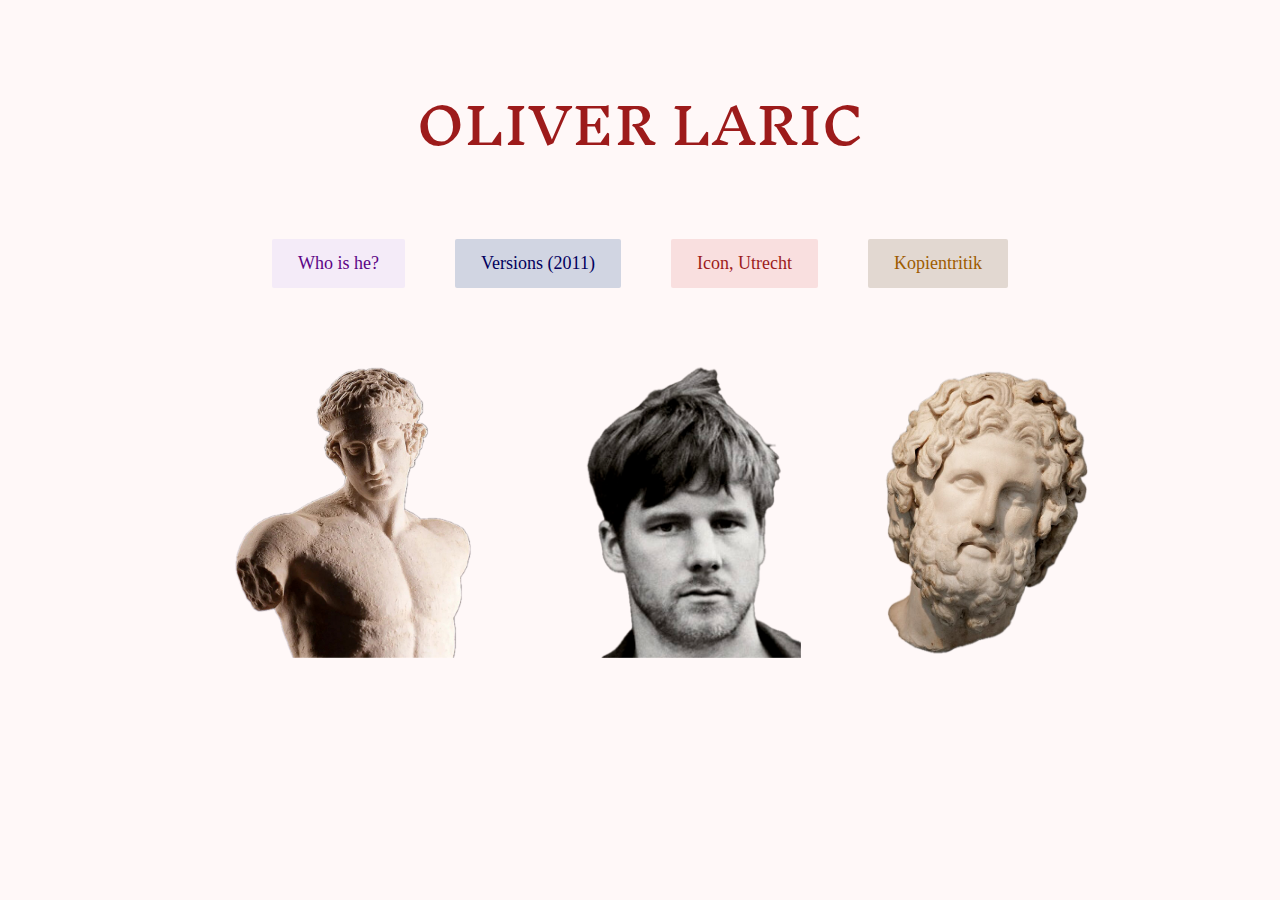
<file: index.html>
<!DOCTYPE html>
<html lang="en">
<head>
  <meta charset="UTF-8">
  <meta name="viewport" content="width=device-width, initial-scale=1.0">
  <title>oliver laric</title>
  <link rel="stylesheet" href="styles.css">
</head>

<body class="home">
  <h1>OLIVER LARIC</h1>
  <div class="nav-links">
    <a href="bio.html" class="lilac">Who is he?</a>
    <a href="versions.html" class="blue">Versions (2011)</a>
    <a href="icon.html" class="peach">Icon, Utrecht</a>
    <a href="kopienkritik.html" class="beige">Kopientritik</a>
  </div>


  <div class="gallery">
    <img src="images/roman.png" alt="this is a picture of a roman statue" class="photo">
    <img src="images/oliver.png" alt="this is a picture of me olive laric" class="photo">
    <img src="images/greek.png" alt="this is a picture of a greek statue" class="photo">
  </div>
</body>
</html>
</file>
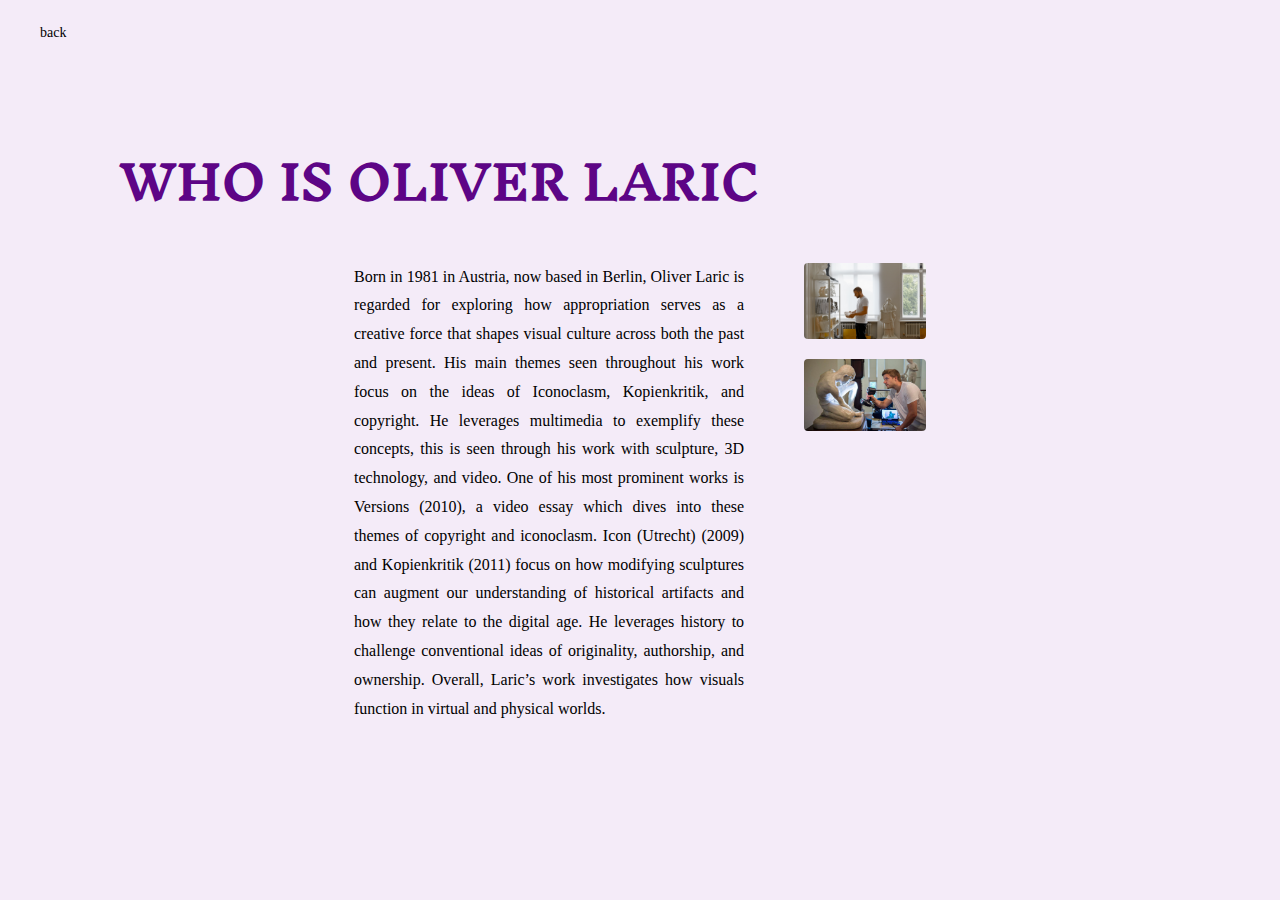
<file: bio.html>
<!DOCTYPE html>
<html lang="en">
<head>
    <meta charset="UTF-8">
    <meta name="viewport" content="width=device-width, initial-scale=1.0">
    <title>Who is Oliver Laric</title>
    <link rel="stylesheet" href="styles.css">
</head>
<body class="bio">

    <div class="back">
        <a href="index.html">back</a>
    </div>

    <h1>WHO IS OLIVER LARIC</h1>

    <div class="content">
        <div class="images">
            <img src="images/oliver1.jpg" alt="Oliver Laric in studio" class="photo">
            <img src="images/oliver2.jpg" alt="Oliver Laric with sculpture" class="photo">
        </div>

        <p class="bio-text">
           Born in 1981 in Austria, now based in Berlin, Oliver Laric is regarded for exploring how appropriation serves as a creative force that shapes visual culture across both the past and present. His main themes seen throughout his work focus on the ideas of Iconoclasm, Kopienkritik, and copyright. He leverages multimedia to exemplify these concepts, this is seen through his work with sculpture, 3D technology, and video. One of his most prominent works is Versions (2010), a video essay which dives into these themes of copyright and iconoclasm. Icon (Utrecht) (2009) and Kopienkritik (2011) focus on how modifying sculptures can augment our understanding of historical artifacts and how they relate to the digital age. He leverages history to challenge conventional ideas of originality, authorship, and ownership. Overall, Laric’s work investigates how visuals function in virtual and physical worlds.

        </p>
    </div>

</body>
</html>
</file>
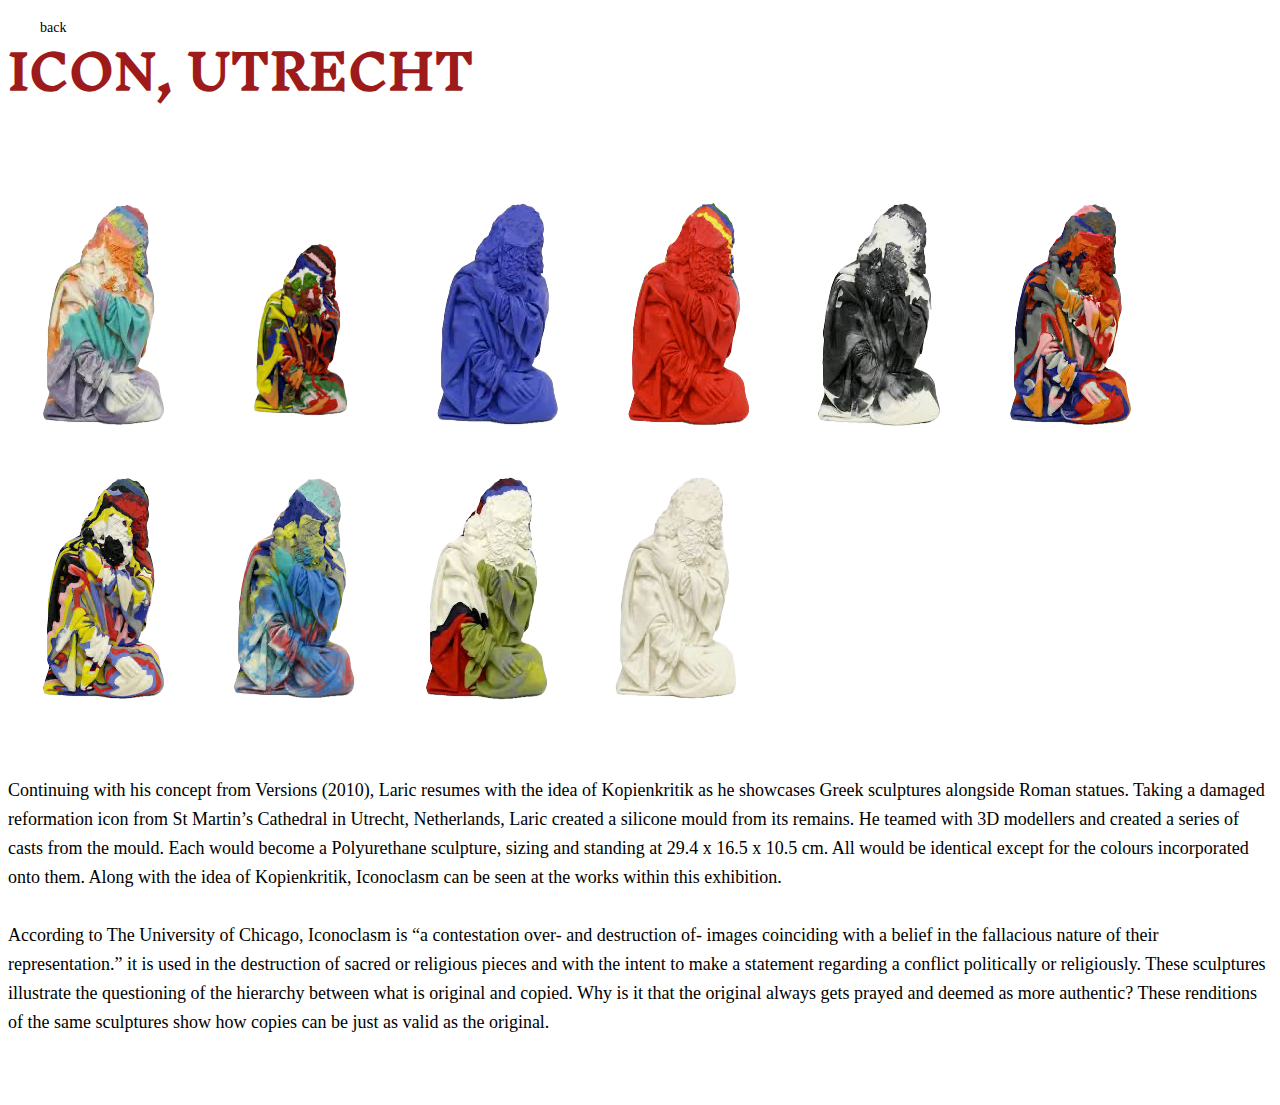
<file: icon.html>
<html lang="en">
<head>
    <meta charset="UTF-8">
    <meta name="viewport" content="width=device-width, initial-scale=1.0">
    <title>icon, utrecht</title>
    <link rel="stylesheet" href="styles.css">
</head>
<body>
    <h1>ICON, UTRECHT </h1>
        <div class="back">
        <a href="index.html">back</a>
        <p class="back"> 

    <img src="images/icon1.png" alt="this is a picture of the icon" class="photo">
    <img src="images/icon2.png" alt="this is a picture of the icon" class="photo">
    <img src="images/icon3.png" alt="this is a picture of the icon" class="photo">
    <img src="images/icon4.png" alt="this is a picture of the icon" class="photo">
    <img src="images/icon5.png" alt="this is a picture of the icon" class="photo">
    <img src="images/icon6.png" alt="this is a picture of the icon" class="photo">
    <img src="images/icon7.png" alt="this is a picture of the icon" class="photo">
    <img src="images/icon8.png" alt="this is a picture of the icon" class="photo">
    <img src="images/icon9.png" alt="this is a picture of the icon" class="photo">
    <img src="images/icon10.png" alt="this is a picture of the icon" class="photo">


    <p class="icons">Continuing with his concept from Versions (2010), Laric resumes with the idea of Kopienkritik as he showcases Greek sculptures alongside Roman statues. Taking a damaged reformation icon from St Martin’s Cathedral in Utrecht, Netherlands, Laric created a silicone mould from its remains. He teamed with 3D modellers and created a series of casts from the mould. Each would become a Polyurethane sculpture, sizing and standing at 29.4 x 16.5 x 10.5 cm. All would be identical except for the colours incorporated onto them. Along with the idea of Kopienkritik, Iconoclasm can be seen at the works within this exhibition. </p>

     <p class="icons">According to The University of Chicago, Iconoclasm is “a contestation over- and destruction of- images coinciding with a belief in the fallacious nature of their representation.” it is used in the destruction of sacred or religious pieces and with the intent to make a statement regarding a conflict politically or religiously. These sculptures illustrate the questioning of the hierarchy between what is original and copied. Why is it that the original always gets prayed and deemed as more authentic? These renditions of the same sculptures show how copies can be just as valid as the original.</p>

    </div>
</body>
</html>
</file>
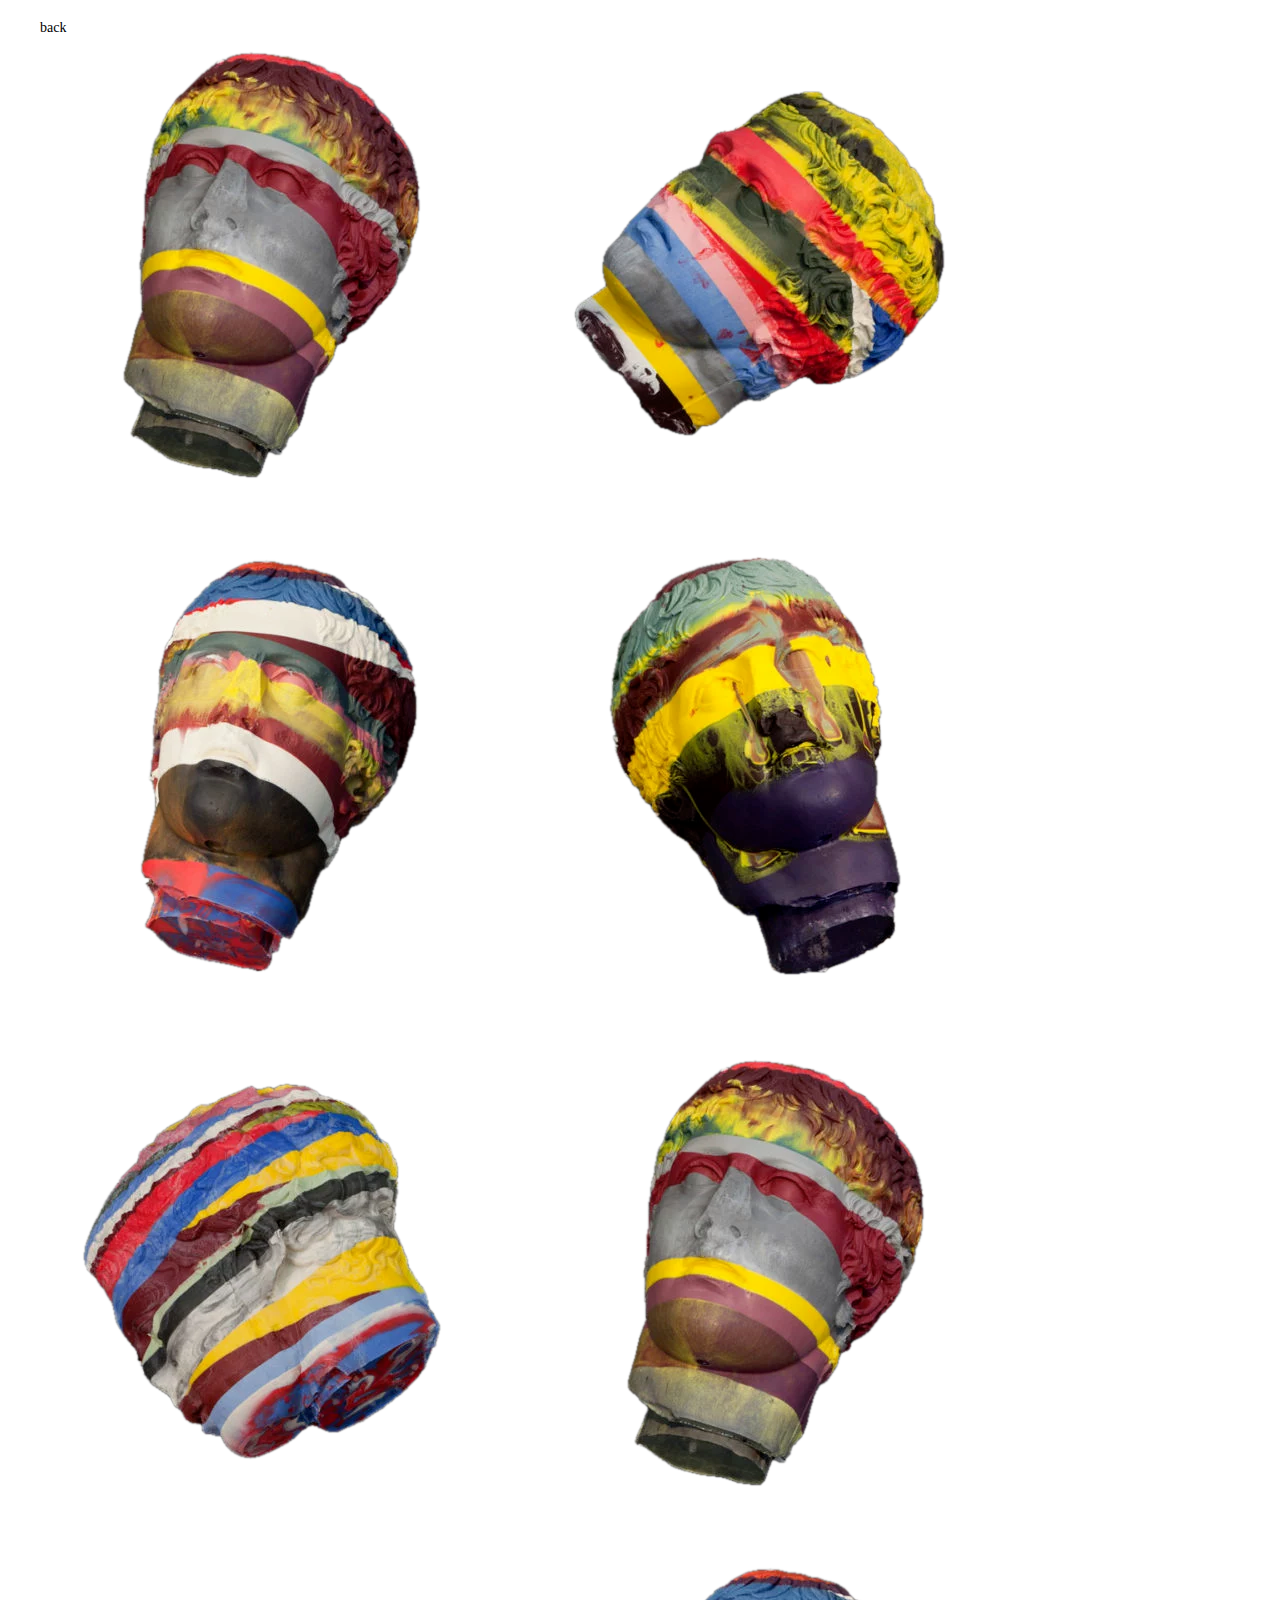
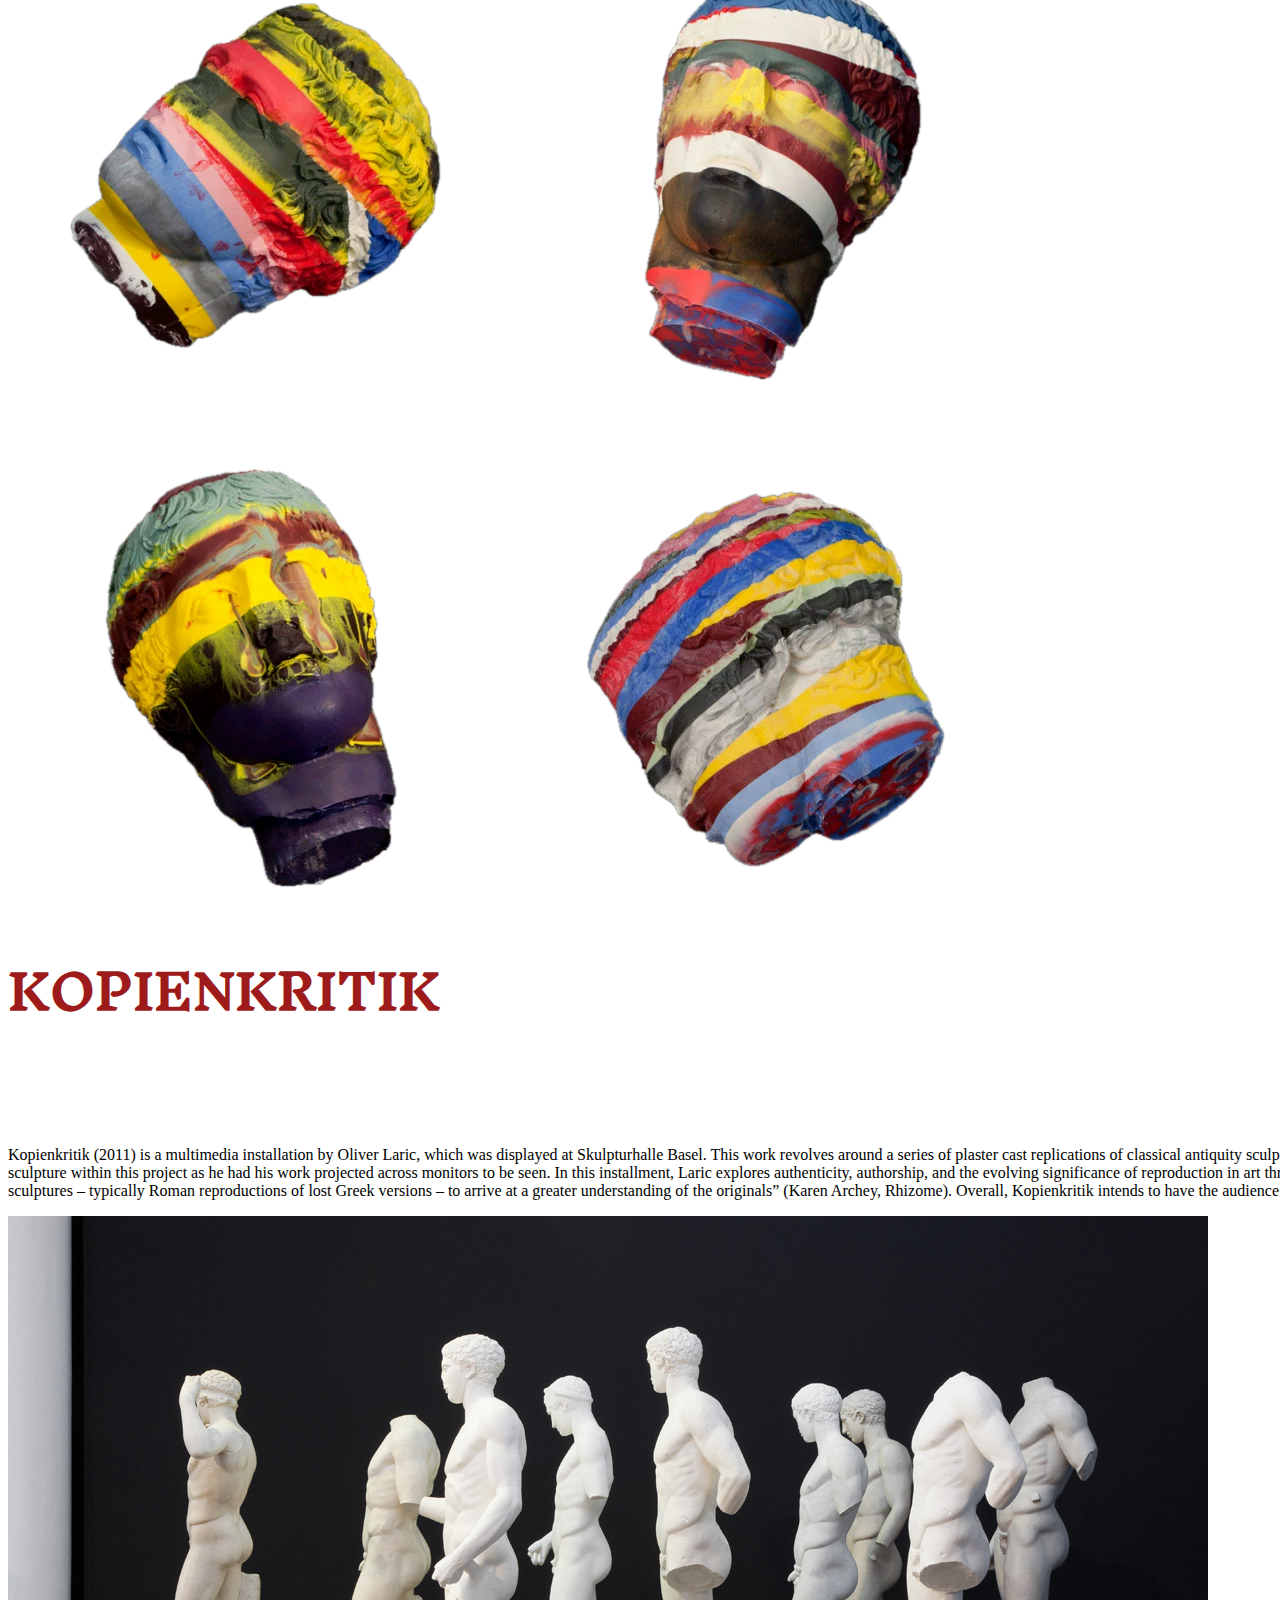
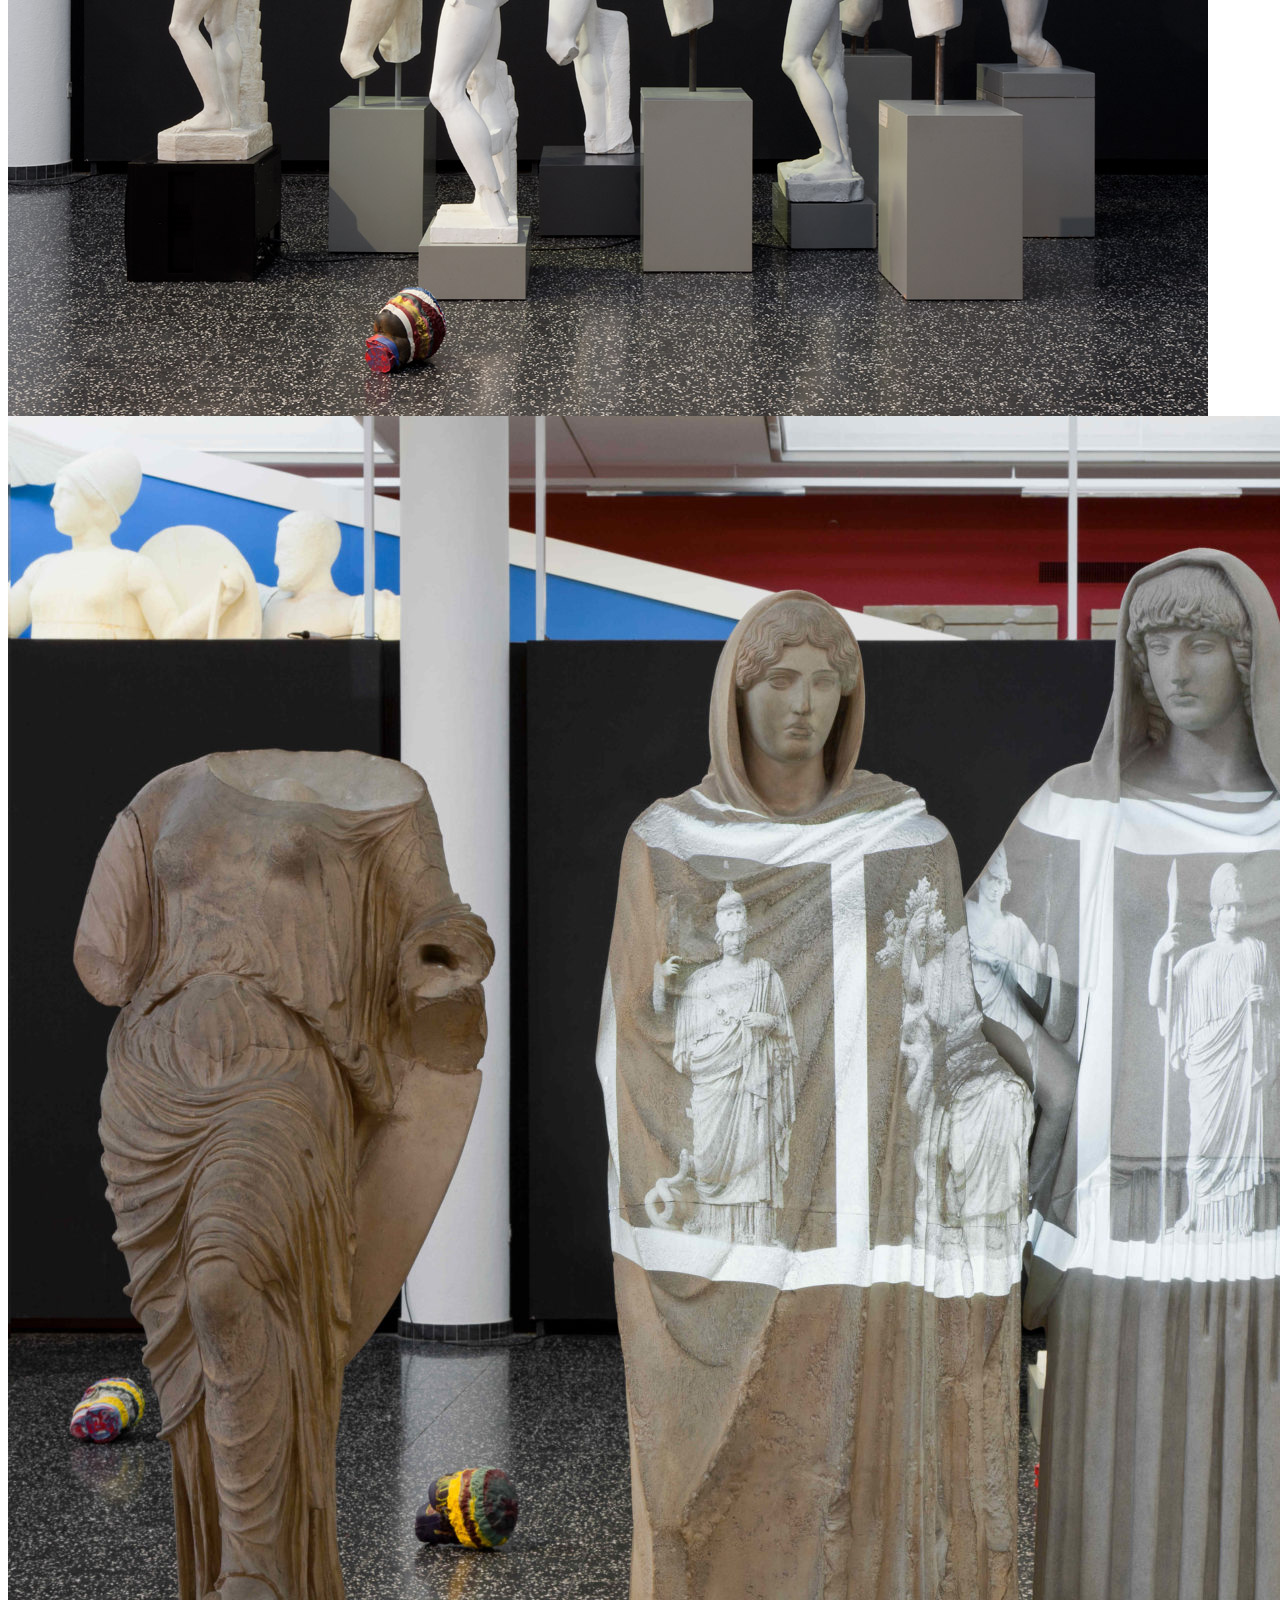
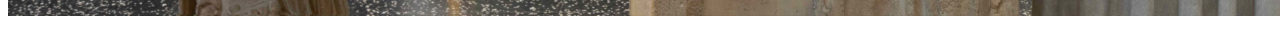
<file: kopienkritik.html>
<html lang="en">
<head>
    <meta charset="UTF-8">
    <meta name="viewport" content="width=device-width, initial-scale=1.0">
    <title>kopienkritik</title>
    <link rel="stylesheet" href="styles.css">
</head>
<body>
    <img src="images/kopienkritik1.png" alt="this is a picture of kopienkritik" class="photo">
    <img src="images/kopienkritik2.png" alt="this is a picture of kopienkritik" class="photo">
    <img src="images/kopienkritik3.png" alt="this is a picture of kopienkritik" class="photo">
    <img src="images/kopienkritik4.png" alt="this is a picture of kopienkritik" class="photo">
    <img src="images/kopienkritik5.png" alt="this is a picture of kopienkritik" class="photo">
    <img src="images/kopienkritik1.png" alt="this is a picture of kopienkritik" class="photo">
    <img src="images/kopienkritik2.png" alt="this is a picture of kopienkritik" class="photo">
    <img src="images/kopienkritik3.png" alt="this is a picture of kopienkritik" class="photo">
    <img src="images/kopienkritik4.png" alt="this is a picture of kopienkritik" class="photo">
    <img src="images/kopienkritik5.png" alt="this is a picture of kopienkritik" class="photo">
     
    <h1>KOPIENKRITIK</h1>
        <div class="back">
        <a href="index.html">back</a>
        <p class="back"> 

     <p class="kopienkritik">Kopienkritik (2011) is a multimedia installation by Oliver Laric, which was displayed at Skulpturhalle Basel. This work revolves around a series of plaster cast replications of classical antiquity sculptures. The original pieces dated back to 150-200 CE. He utilises video and sculpture within this project as he had his work projected across monitors to be seen. In this installment, Laric explores authenticity, authorship, and the evolving significance of reproduction in art throughout history. Kopienkritik refers to the “process of analysing copies of classic sculptures – typically Roman reproductions of lost Greek versions – to arrive at a greater understanding of the originals” (Karen Archey, Rhizome). Overall, Kopienkritik intends to have the audience reflect on how artists are not a creator but rather producers of ideas. 
</p>
    <img src="images/kopienkritik2.jpg" alt="this is a picture of kopienkritik" class="photo">
    <img src="images/kopienkritik1.jpg" alt="this is a picture of kopienkritik" class="photo">

    </div>
</body>
</html>
</file>
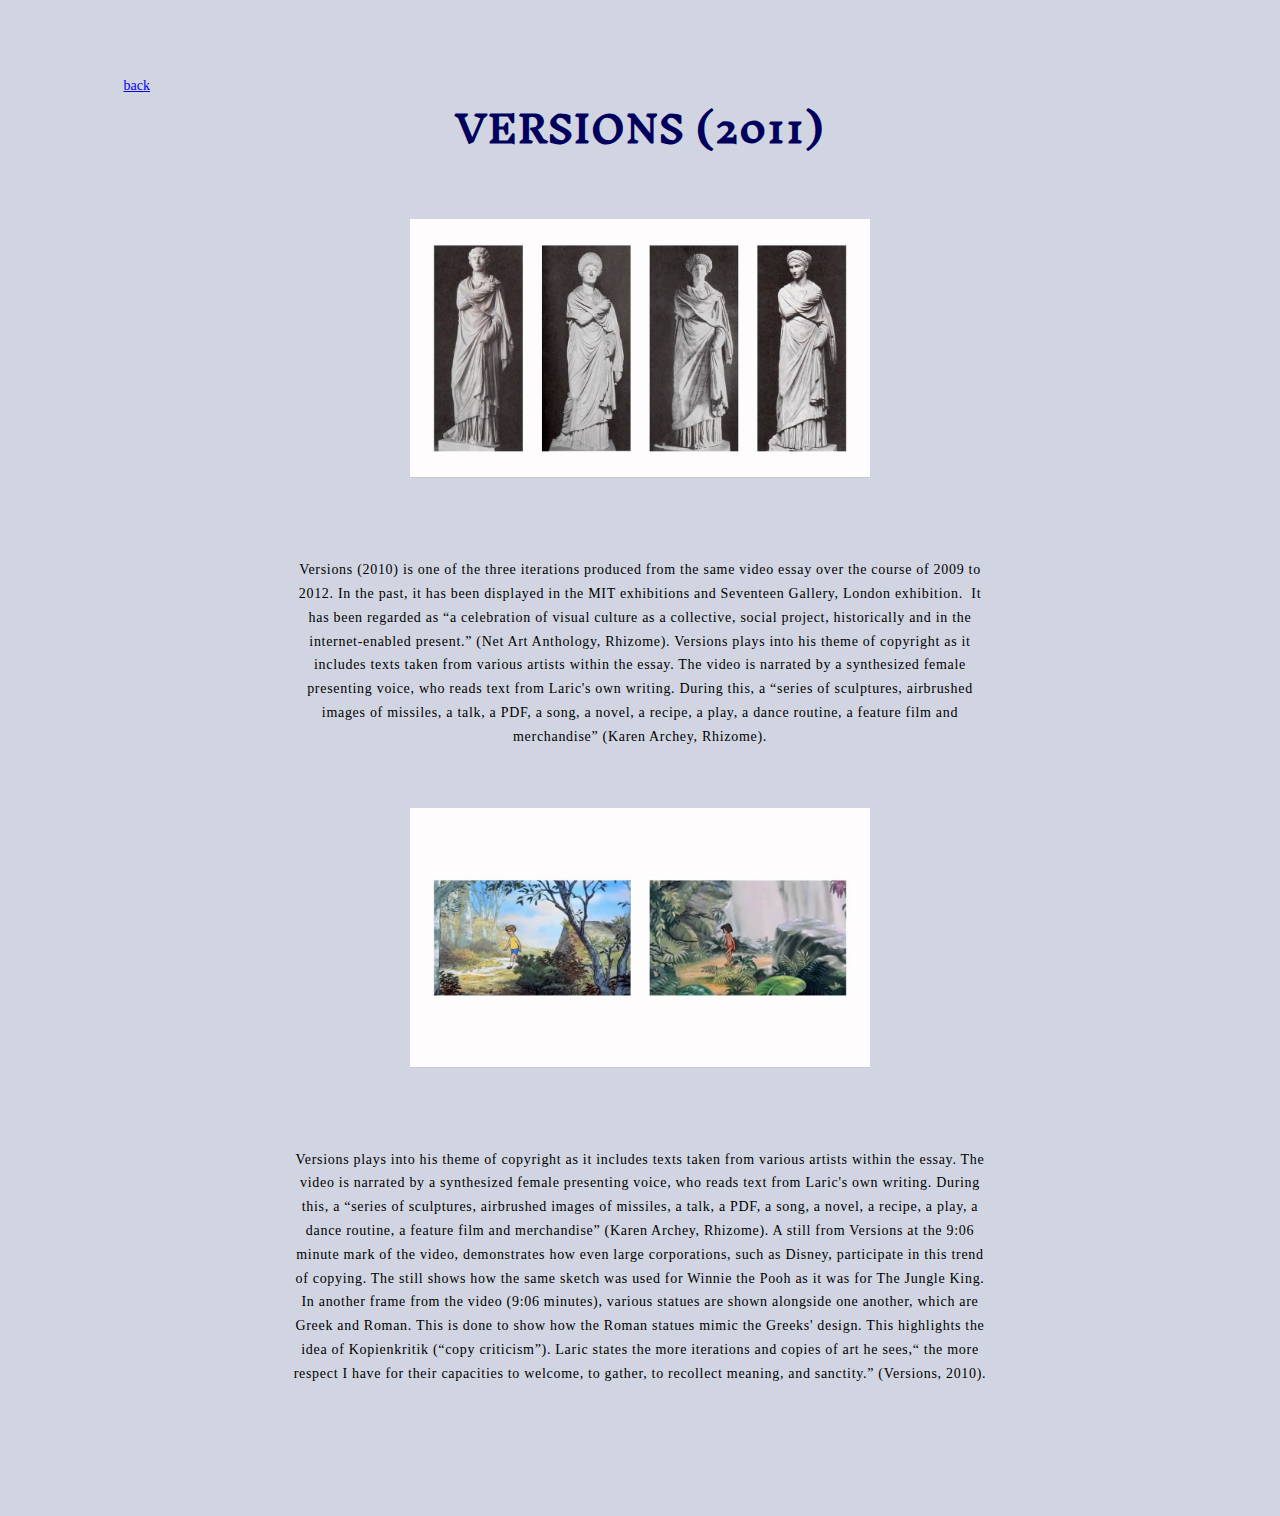
<file: versions.html>
<html lang="en">
<head>
    <meta charset="UTF-8">
    <meta name="viewport" content="width=device-width, initial-scale=1.0">
    <title>VERSIONS(2011)</title>
    <link rel="stylesheet" href="styles.css">
</head>
<body class="versions-page">

    <div class="back"></div>
     <a href="index.html">back</a>
</div>

    <h1>VERSIONS (2011)</h1>
       
        <img src="images/versions1.jpg" alt="this is a picture of the versions" class="photo">

        <p class="versions">Versions (2010) is one of the three iterations produced from the same video essay over the course of 2009 to 2012. In the past, it has been displayed in the MIT exhibitions and Seventeen Gallery, London exhibition.  It has been regarded as “a celebration of visual culture as a collective, social project, historically and in the internet-enabled present.” (Net Art Anthology, Rhizome). Versions plays into his theme of copyright as it includes texts taken from various artists within the essay. The video is narrated by a synthesized female presenting voice, who reads text from Laric's own writing. During this, a “series of sculptures, airbrushed images of missiles, a talk, a PDF, a song, a novel, a recipe, a play, a dance routine, a feature film and merchandise” (Karen Archey, Rhizome).</p>

        <img src="images/versions2.jpg" alt="this is a picture of the versions" class="photo">
    
        <p class="versions">Versions plays into his theme of copyright as it includes texts taken from various artists within the essay. The video is narrated by a synthesized female presenting voice, who reads text from Laric's own writing. During this, a “series of sculptures, airbrushed images of missiles, a talk, a PDF, a song, a novel, a recipe, a play, a dance routine, a feature film and merchandise” (Karen Archey, Rhizome). A still from Versions at the 9:06 minute mark of the video, demonstrates how even large corporations, such as Disney, participate in this trend of copying. The still shows how the same sketch was used for Winnie the Pooh as it was for The Jungle King. In another frame from the video (9:06 minutes), various statues are shown alongside one another, which are Greek and Roman. This is done to show how the Roman statues mimic the Greeks' design. This highlights the idea of Kopienkritik (“copy criticism”). Laric states the more iterations and copies of art he sees,“ the more respect I have for their capacities to welcome, to gather, to recollect meaning, and sanctity.” (Versions, 2010). <p>
    </div>
</body>
</html>
</file>
<file: styles.css>
@font-face {
  font-family: 'Inknut Antiqua';
  src: url('fonts/InknutAntiqua-Medium.woff') format('woff');
  font-weight: 500;
  font-style: normal;
}

body.home {
  background-color: #FFF8F8;
  font-family: 'Inknut Antiqua', serif;
  text-align: center;
  color: black;
  margin: 0;
  padding: 60px 0;
}

body.home h1 {
  font-family: 'Inknut Antiqua', serif;
  font-size: 50px;
  font-weight: 400;
  letter-spacing: 1px;
  margin-bottom: 50px;
}

body.home .nav-links {
  display: flex;
  justify-content: center;
  gap: 50px;
  margin-bottom: 70px;
}

body.home .nav-links a {
  font-family: 'times new roman', serif;
  text-decoration: none;
  font-size: 18px;
  padding: 14px 26px;
  border-radius: 2px;
}

body.home .lilac { background-color: #F4EBF8; 
color: #5D0586;}
body.home .blue { background-color: #D1D5E2; 
color: #02005D;}
body.home .peach { background-color: #F9DFDF; 
color: #9D1B1B;}
body.home .beige { background-color: #E2D8D1; 
color: #9E5C00;}

body.home .gallery {
  display: flex;
  justify-content: center;
  align-items: flex-end;
  gap: 70px;
}

body.home .photo {
  height: 300px;
  width: auto;
  object-fit: contain;
}

body.bio {
  background-color: #F4EBF8; 
  font-family: "Times New Roman", serif;
  color: #000000;
  font-size: 16px;
  margin: 0;
  padding: 100px 120px;
  line-height: 1.8;
  position: relative;
}

.back a {
  text-decoration: none;
  color: black;
  font-size: 14px;
  font-family: "Times New Roman", serif;
  position: absolute;
  top: 20px;
  left: 40px;
}

.content {
  display: flex;
  flex-direction: row-reverse; 
  justify-content: flex-start;
  align-items: flex-start; 
  max-width: 1400px;
  margin: 0 auto;
  gap: 60px;
}

.bio-text {
  width: 80%;
  text-align: justify;
  color: #000000;
  line-height: 1.8;
  font-size: 16px;
  font-family: "Times New Roman", serif;
  margin-top: 0;
}

.images {
  width: 25%; 
  display: flex;
  flex-direction: column; 
  gap: 20px;
  align-items: flex-start;
}

.images img {
  width: 100%;
  height: auto;
  border-radius: 4px;
  object-fit: cover;
}

body.bio h1 {
  font-family: 'Inknut Antiqua', serif;
  font-size: 46px;
  color: #5D0586; 
  text-align: left;
  letter-spacing: 1px;
  margin-top: 0;
  margin-bottom: 40px;
}


body.versions-page {
    margin: 0;
    padding: 60px 120px 80px 120px;
    background-color: #D1D5E2; 
    font-family: 'Georgia', serif;
    font-size: 14px;
    line-height: 1.7;
    color: #02005D;
    position: relative;
}

body.versions-page .back > a {
    color: #000000;
    font-family: "times new roman", sans-serif;
    font-size: 14px;
    position: absolute;
    top: 20px;
    left: 40px;
    text-decoration: none;
  }

body.versions-page h1 {
    font-size: 36px;
   font-family: 'Inknut Antiqua', serif;
    text-align: center;
    font-weight: bold;
    color: #02005D;
    margin-bottom: 30px;
    letter-spacing: 1px;
}

body.versions-page .photo {
    display: block;
    margin: 60px auto 80px auto;
    max-width: 460px;
    height: auto;
    background: white;
}

body.versions-page .versions {
    max-width: 700px;
    margin: 20px auto 50px auto;
    text-align: center;
    font-family: "times new roman", sans-serif;
    font-size: 14px;
    font-weight: normal;
    letter-spacing: 0.05em;
    color: #000000;
}

body.icon-page {
  background-color: #F7E4DD;
  font-family: 'Inknut Antiqua', serif;
  color: #9D1B1B;
  margin: 0;
  display: flex;
  justify-content: space-between;
  padding: 80px;
}

.content {
  width: 55%;
}

.back {
  display: inline-block;
  margin-bottom: 30px;
  text-decoration: none;
  color: #000000;
  font-family: "Times New Roman", serif;
}

h1 {
  font-family: 'Inknut Antiqua', serif;
  font-size: 48px;
  margin-top: 0;
  color: #9D1B1B;
}

.icons {
  font-family: "Times New Roman", serif;
  font-size: 18px;
  line-height: 1.6;
  margin-bottom: 30px;
}

.image-column {
  width: 300%;
  display: flex;
  flex-direction: column;
  align-items: flex-end;
  gap: 20px;
}

.image-column img {
  width: 170px;
  height: auto;
}

.image-column img:nth-child(odd) {
  margin-right: 200px;
}

.image-column img:nth-child(even) {
  margin-right: 0;
}

body.kopienkritik-page {
  background-color: #E2D8D1;
  font-family: 'Inknut Antiqua', serif;
  color: #3b1a14;
  margin: 0;
  padding: 40px 80px;
  text-align: center;
  overflow-x: hidden;
}

body.kopienkritik-page .back {
  position: absolute;
  top: 20px;
  left: 40px;
  text-decoration: none;
  color: #000000;
  font-family: "Times New Roman", serif;
  font-size: 16px;
}
.floating-images {
  display: flex;
  justify-content: center;
  flex-wrap: wrap;
  gap: 20px;
  margin-bottom: 30px;
}

.floating-images img {
  width: 90px;
  height: auto;
  transition: transform 0.3s ease-in-out;
}

.floating-images img:nth-child(1),
.floating-images img:nth-child(10) {
  transform: translateY(80px);
}

.floating-images img:nth-child(2),
.floating-images img:nth-child(9) {
  transform: translateY(60px);
}

.floating-images img:nth-child(3),
.floating-images img:nth-child(8) {
  transform: translateY(40px);
}

.floating-images img:nth-child(4),
.floating-images img:nth-child(7) {
  transform: translateY(20px);
}

.floating-images img:nth-child(5),
.floating-images img:nth-child(6) {
  transform: translateY(0px);
}


body.kopienkritik-page h1 {
  font-family: 'Inknut Antiqua', serif;
  font-size: 56px;
  margin: 100px 0 40px;
  color: #a06a2f;
  letter-spacing: 2px;
}

.kopienkritik-text {
  font-family: "Times New Roman", serif;
  color: #000000;
  max-width: 850px;
  margin: 0 auto 80px;
  font-size: 18px;
  line-height: 1.7;
}

.bottom-images {
  display: flex;
  justify-content: center;
  gap: 60px;
  margin-bottom: 80px;
}

.bottom-images img {
  width: 360px;
  height: auto;
}
</file>
